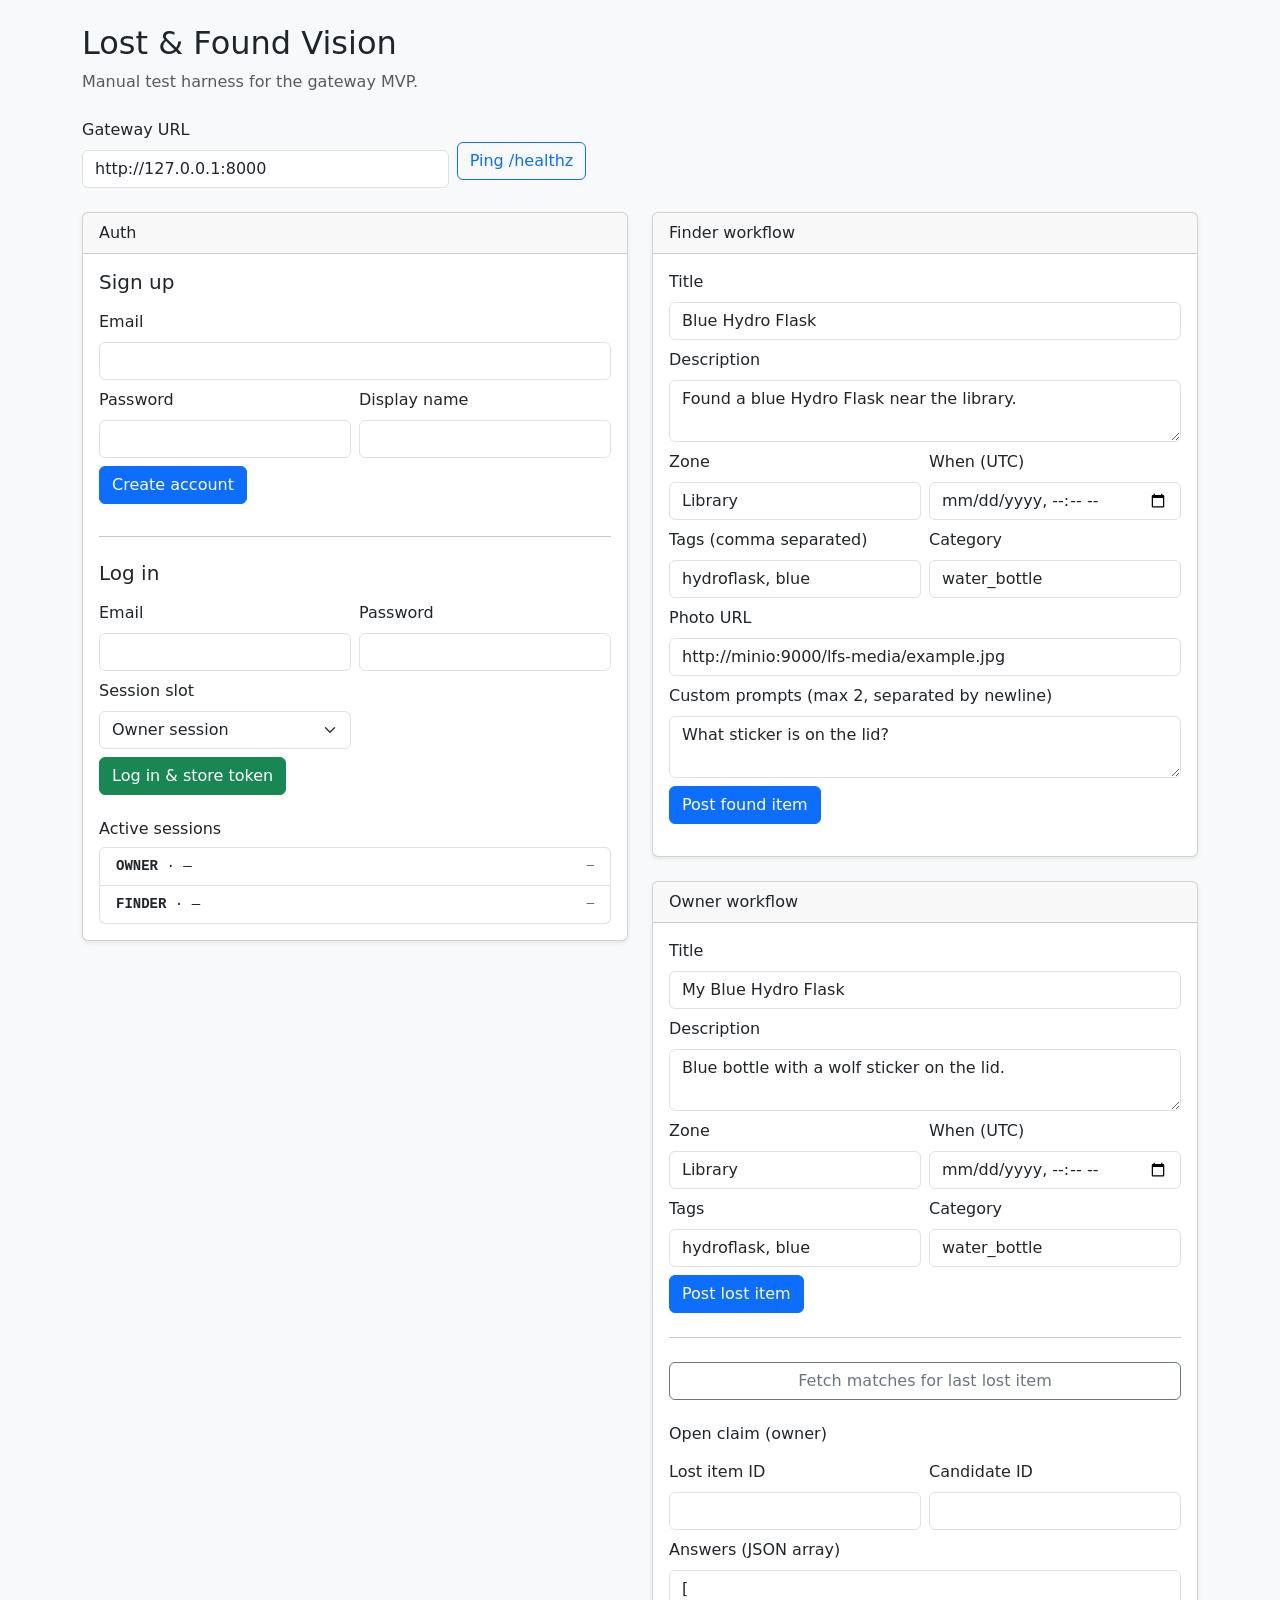
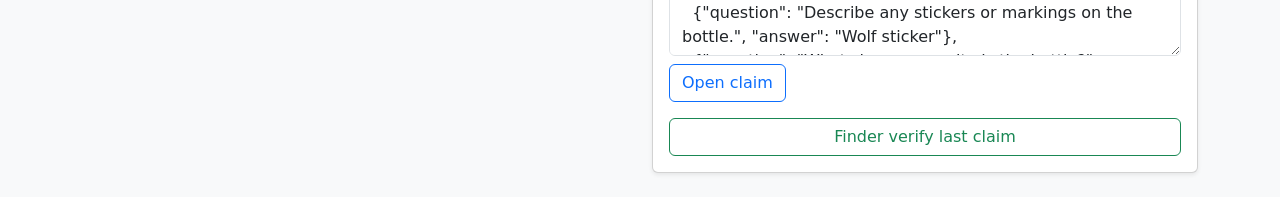
<file: ui/index.html>
<!DOCTYPE html>
<html lang="en">
  <head>
    <meta charset="utf-8" />
    <meta name="viewport" content="width=device-width, initial-scale=1" />
    <title>Lost &amp; Found Vision – MVP UI</title>
    <link
      href="https://cdn.jsdelivr.net/npm/bootstrap@5.3.3/dist/css/bootstrap.min.css"
      rel="stylesheet"
      integrity="sha384-QWTKZyjpPEjISv5WaRU9OFeRpok6YctnYmDr5pNlyT2bRjXh0JMhjY6hW+ALEwIH"
      crossorigin="anonymous"
    />
    <link rel="stylesheet" href="./assets/styles.css" />
  </head>
  <body class="bg-light">
    <main class="container py-4">
      <header class="mb-4">
        <h1 class="h2">Lost &amp; Found Vision</h1>
        <p class="text-muted mb-0">Manual test harness for the gateway MVP.</p>
      </header>

      <section class="mb-4">
        <form class="row g-2 align-items-center" id="api-config-form">
          <div class="col-md-4 col-12">
            <label class="form-label" for="apiBase">Gateway URL</label>
            <input
              type="url"
              class="form-control"
              id="apiBase"
              value="http://127.0.0.1:8000"
              required
            />
          </div>
          <div class="col-auto mt-4">
            <button class="btn btn-outline-primary" type="submit">Ping /healthz</button>
          </div>
          <div class="col" id="health-status"></div>
        </form>
      </section>

      <div id="global-alert" class="alert d-none" role="alert"></div>

      <div class="row g-4">
        <div class="col-lg-6">
          <section class="card shadow-sm">
            <div class="card-header">Auth</div>
            <div class="card-body">
              <form id="signup-form" class="row g-2">
                <h2 class="h5">Sign up</h2>
                <div class="col-12">
                  <label class="form-label" for="signupEmail">Email</label>
                  <input type="email" class="form-control" id="signupEmail" required />
                </div>
                <div class="col-md-6">
                  <label class="form-label" for="signupPassword">Password</label>
                  <input type="password" class="form-control" id="signupPassword" minlength="8" required />
                </div>
                <div class="col-md-6">
                  <label class="form-label" for="signupDisplayName">Display name</label>
                  <input type="text" class="form-control" id="signupDisplayName" required />
                </div>
                <div class="col-12">
                  <button class="btn btn-primary" type="submit">Create account</button>
                </div>
                <div class="col-12">
                  <div class="small text-muted" id="signup-result"></div>
                </div>
              </form>

              <hr class="my-4" />

              <form id="login-form" class="row g-2">
                <h2 class="h5">Log in</h2>
                <div class="col-md-6">
                  <label class="form-label" for="loginEmail">Email</label>
                  <input type="email" class="form-control" id="loginEmail" required />
                </div>
                <div class="col-md-6">
                  <label class="form-label" for="loginPassword">Password</label>
                  <input type="password" class="form-control" id="loginPassword" required />
                </div>
                <div class="col-md-6">
                  <label class="form-label" for="loginRole">Session slot</label>
                  <select id="loginRole" class="form-select">
                    <option value="owner" selected>Owner session</option>
                    <option value="finder">Finder session</option>
                  </select>
                </div>
                <div class="col-12">
                  <button class="btn btn-success" type="submit">Log in &amp; store token</button>
                </div>
                <div class="col-12">
                  <div class="small" id="login-status"></div>
                </div>
              </form>

              <div class="mt-3">
                <h3 class="h6">Active sessions</h3>
                <ul class="list-group small" id="session-list"></ul>
              </div>
            </div>
          </section>
        </div>

        <div class="col-lg-6">
          <section class="card shadow-sm mb-4">
            <div class="card-header">Finder workflow</div>
            <div class="card-body">
              <form id="found-form" class="row g-2">
                <div class="col-12">
                  <label class="form-label" for="foundTitle">Title</label>
                  <input type="text" class="form-control" id="foundTitle" value="Blue Hydro Flask" required />
                </div>
                <div class="col-12">
                  <label class="form-label" for="foundDescription">Description</label>
                  <textarea class="form-control" id="foundDescription" rows="2" required>Found a blue Hydro Flask near the library.</textarea>
                </div>
                <div class="col-md-6">
                  <label class="form-label" for="foundZone">Zone</label>
                  <input type="text" class="form-control" id="foundZone" value="Library" />
                </div>
                <div class="col-md-6">
                  <label class="form-label" for="foundWhen">When (UTC)</label>
                  <input type="datetime-local" class="form-control" id="foundWhen" />
                </div>
                <div class="col-md-6">
                  <label class="form-label" for="foundTags">Tags (comma separated)</label>
                  <input type="text" class="form-control" id="foundTags" value="hydroflask, blue" />
                </div>
                <div class="col-md-6">
                  <label class="form-label" for="foundCategory">Category</label>
                  <input type="text" class="form-control" id="foundCategory" value="water_bottle" />
                </div>
                <div class="col-12">
                  <label class="form-label" for="foundPhoto">Photo URL</label>
                  <input type="url" class="form-control" id="foundPhoto" value="http://minio:9000/lfs-media/example.jpg" />
                </div>
                <div class="col-12">
                  <label class="form-label" for="foundPrompts">Custom prompts (max 2, separated by newline)</label>
                  <textarea class="form-control" id="foundPrompts" rows="2">What sticker is on the lid?</textarea>
                </div>
                <div class="col-12">
                  <button class="btn btn-primary" type="submit">Post found item</button>
                </div>
              </form>
              <div class="mt-3 small" id="found-output"></div>
            </div>
          </section>

          <section class="card shadow-sm">
            <div class="card-header">Owner workflow</div>
            <div class="card-body">
              <form id="lost-form" class="row g-2">
                <div class="col-12">
                  <label class="form-label" for="lostTitle">Title</label>
                  <input type="text" class="form-control" id="lostTitle" value="My Blue Hydro Flask" required />
                </div>
                <div class="col-12">
                  <label class="form-label" for="lostDescription">Description</label>
                  <textarea class="form-control" id="lostDescription" rows="2" required>Blue bottle with a wolf sticker on the lid.</textarea>
                </div>
                <div class="col-md-6">
                  <label class="form-label" for="lostZone">Zone</label>
                  <input type="text" class="form-control" id="lostZone" value="Library" />
                </div>
                <div class="col-md-6">
                  <label class="form-label" for="lostWhen">When (UTC)</label>
                  <input type="datetime-local" class="form-control" id="lostWhen" />
                </div>
                <div class="col-md-6">
                  <label class="form-label" for="lostTags">Tags</label>
                  <input type="text" class="form-control" id="lostTags" value="hydroflask, blue" />
                </div>
                <div class="col-md-6">
                  <label class="form-label" for="lostCategory">Category</label>
                  <input type="text" class="form-control" id="lostCategory" value="water_bottle" />
                </div>
                <div class="col-12">
                  <button class="btn btn-primary" type="submit">Post lost item</button>
                </div>
              </form>
              <div class="mt-3 small" id="lost-output"></div>

              <hr class="my-4" />

              <div class="d-grid gap-2 mb-3">
                <button class="btn btn-outline-secondary" id="matches-btn">Fetch matches for last lost item</button>
              </div>
              <div class="small" id="matches-output"></div>

              <form id="claim-form" class="row g-2 mt-3">
                <h3 class="h6">Open claim (owner)</h3>
                <div class="col-md-6">
                  <label class="form-label" for="claimItemId">Lost item ID</label>
                  <input type="text" class="form-control" id="claimItemId" />
                </div>
                <div class="col-md-6">
                  <label class="form-label" for="claimCandidateId">Candidate ID</label>
                  <input type="text" class="form-control" id="claimCandidateId" />
                </div>
                <div class="col-12">
                  <label class="form-label" for="claimAnswers">Answers (JSON array)</label>
                  <textarea class="form-control" id="claimAnswers" rows="3">[
  {"question": "Describe any stickers or markings on the bottle.", "answer": "Wolf sticker"},
  {"question": "What size or capacity is the bottle?", "answer": "21 oz"}
]</textarea>
                </div>
                <div class="col-12">
                  <button class="btn btn-outline-primary" type="submit">Open claim</button>
                </div>
              </form>
              <div class="mt-3 small" id="claim-output"></div>

              <div class="d-grid gap-2 mt-3">
                <button class="btn btn-outline-success" id="verify-btn">Finder verify last claim</button>
              </div>
              <div class="small" id="verify-output"></div>
            </div>
          </section>
        </div>
      </div>
    </main>

    <script src="https://cdn.jsdelivr.net/npm/bootstrap@5.3.3/dist/js/bootstrap.bundle.min.js" integrity="sha384-YvpcrYf0tY3lHB60NNkmXc5s9fDVZLESaAA55NDzOxhy9GkcIdslK1eN7N6jIeHz" crossorigin="anonymous"></script>
    <script type="module" src="./app.js"></script>
  </body>
</html>
</file>
<file: ui/assets/styles.css>
body {
  min-height: 100vh;
}

#session-list li {
  font-family: ui-monospace, SFMono-Regular, SFMono, Menlo, Monaco, Consolas, "Liberation Mono", "Courier New", monospace;
}

textarea {
  resize: vertical;
}
</file>
